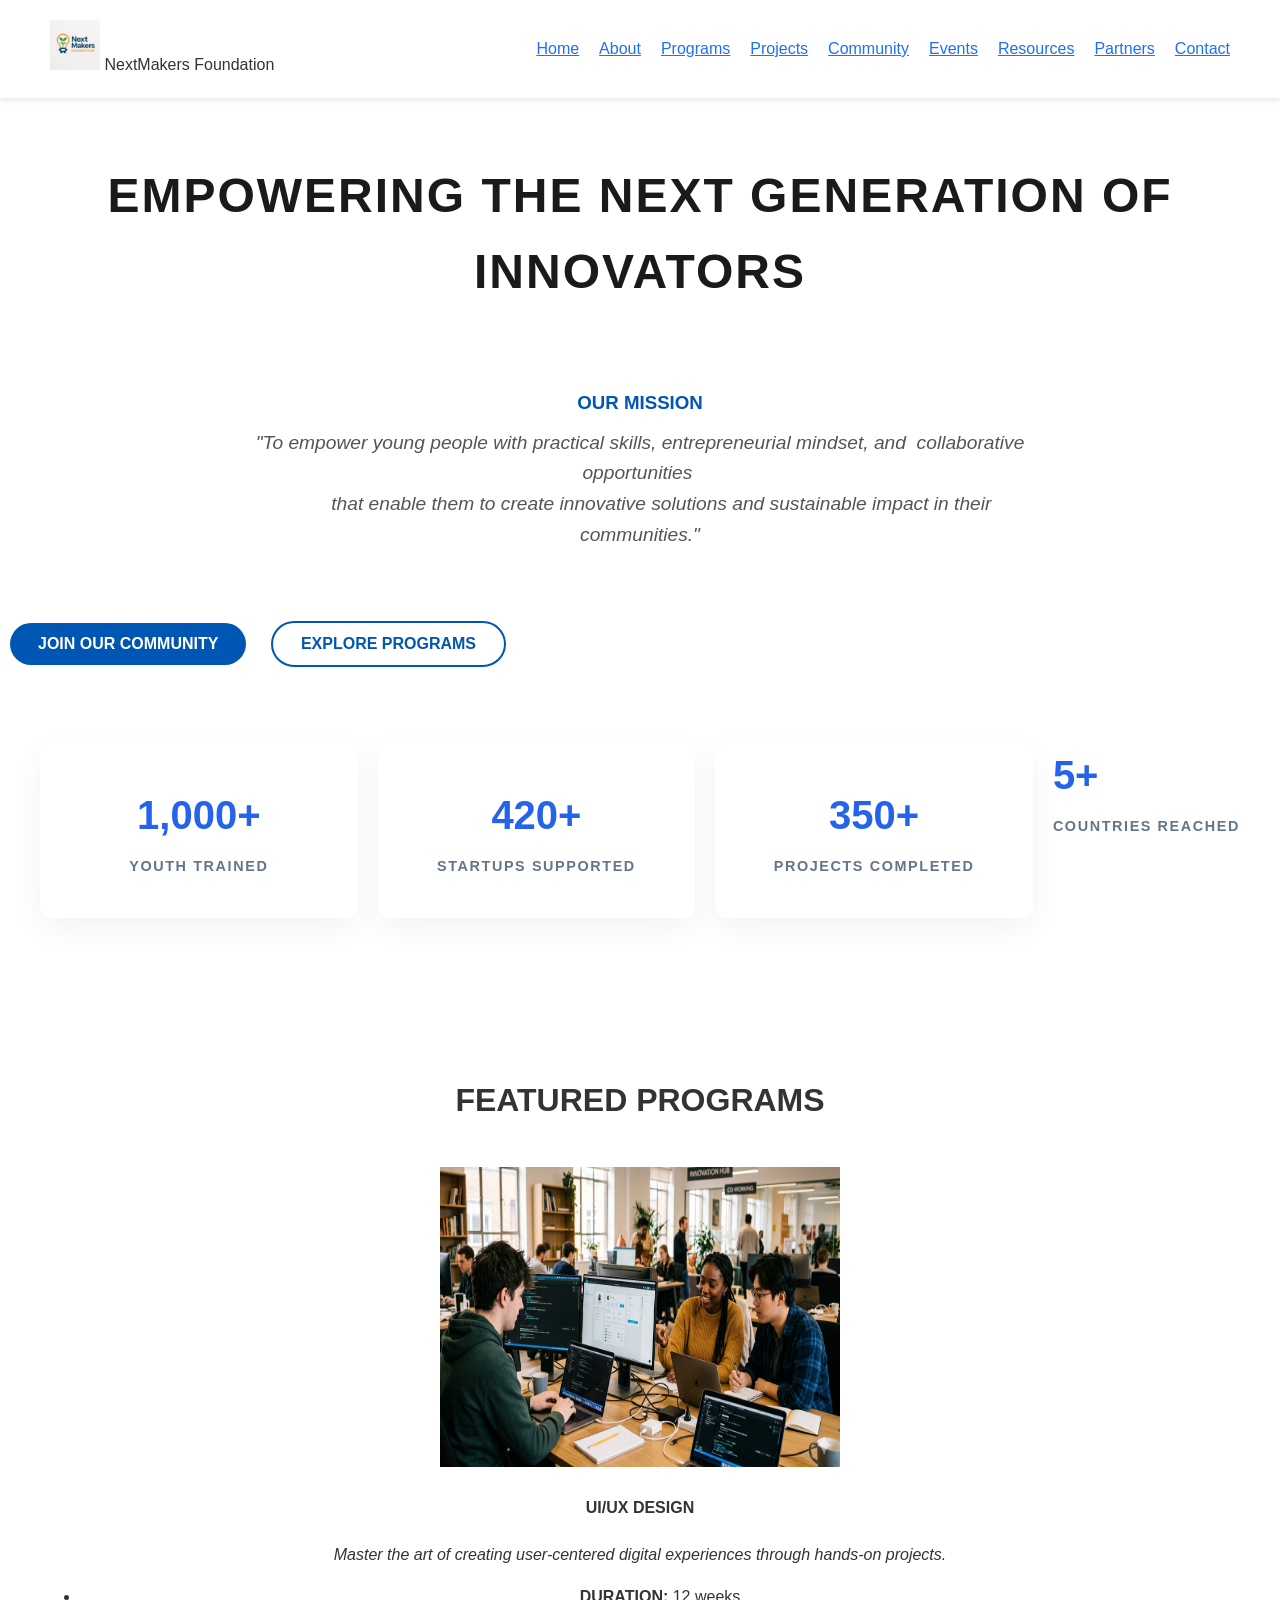
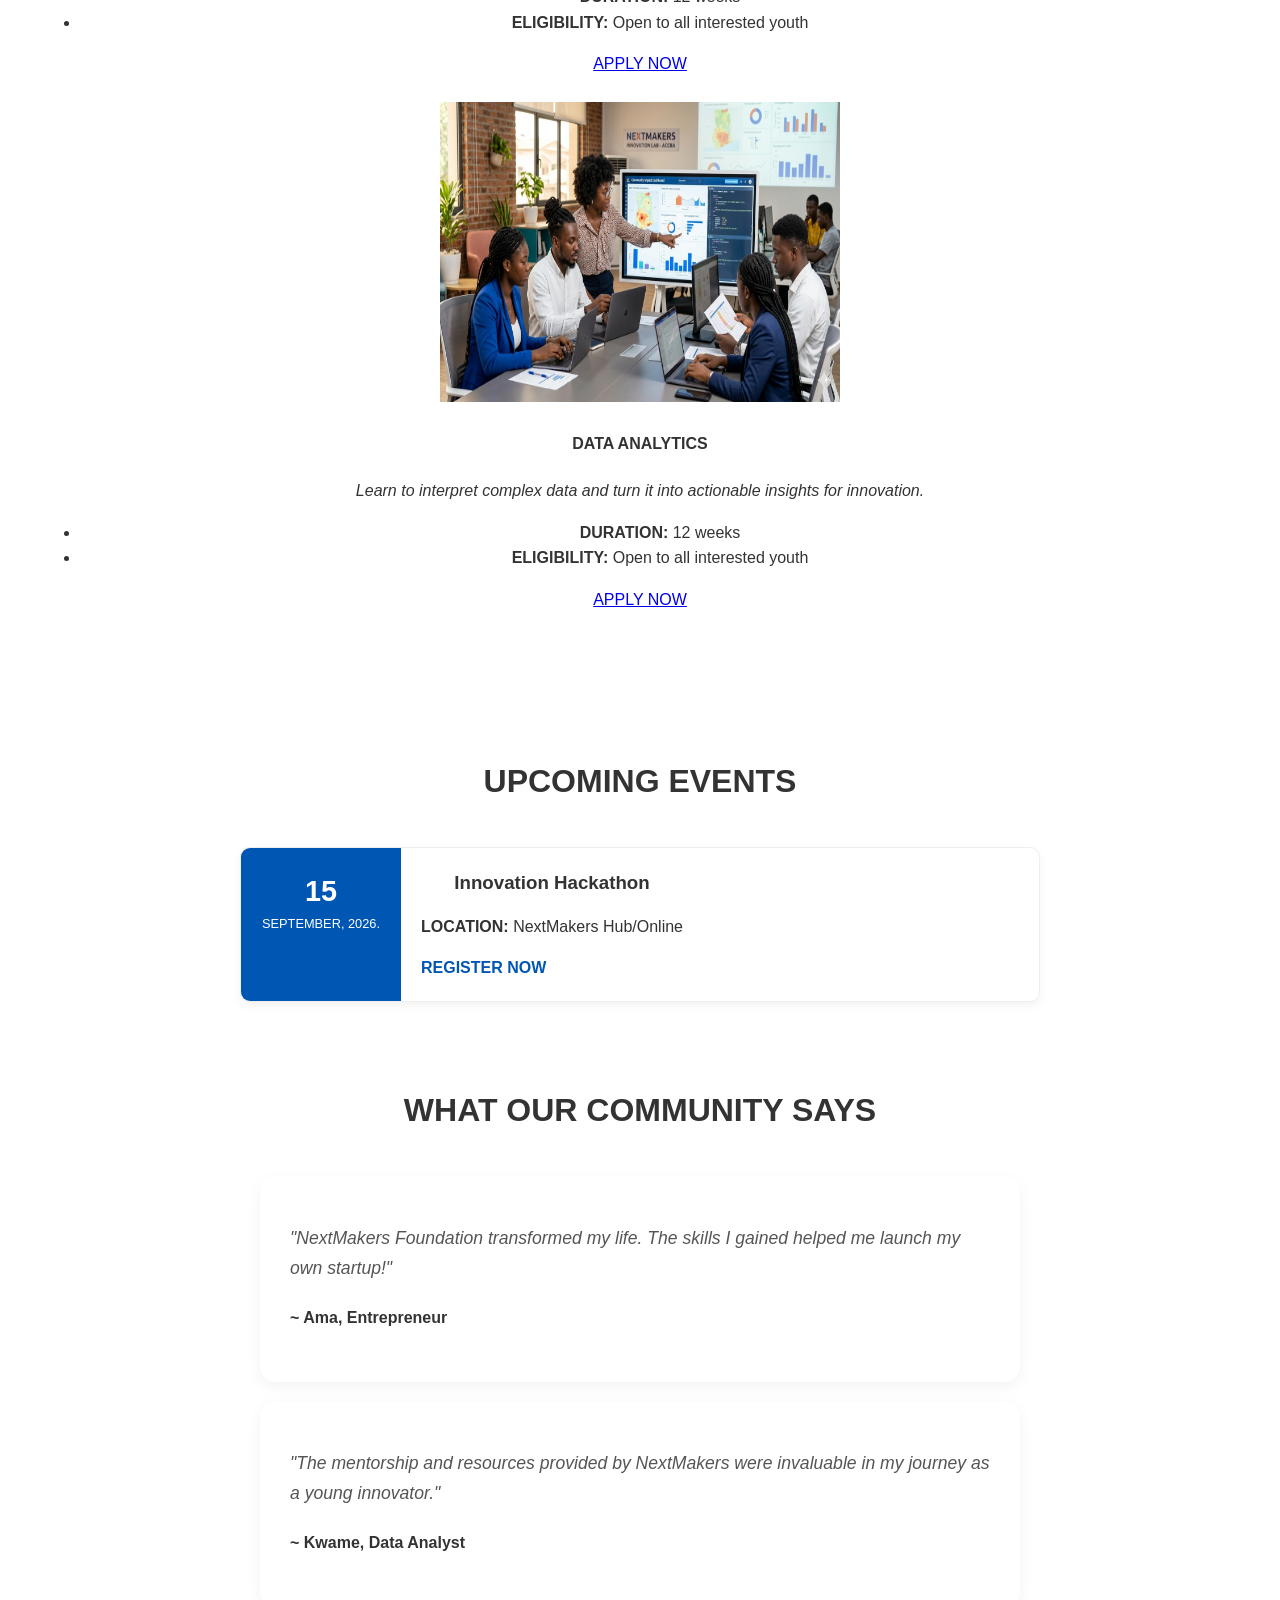
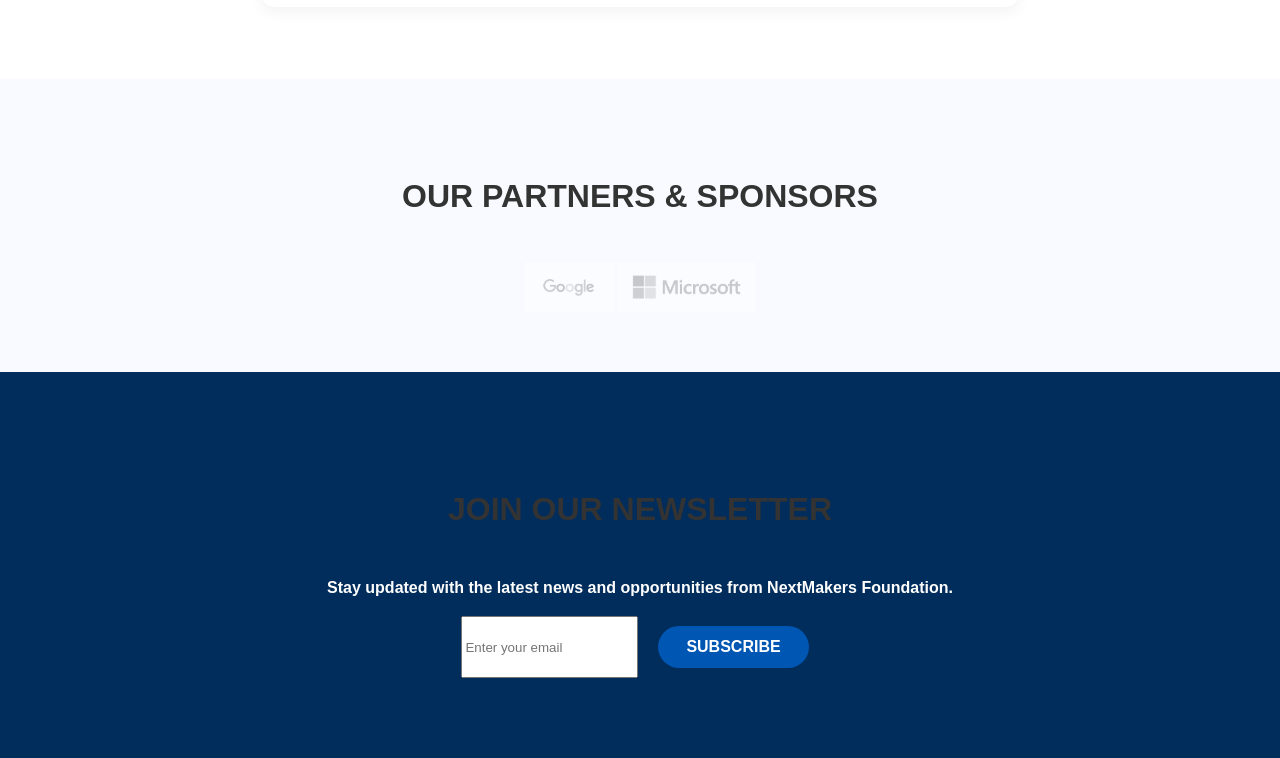
<file: index.html>
<!DOCTYPE html>
<html>
    <head>
        <meta charset="UTF-8">
        <meta name="description" content="Innovation hub for youth empowerment and entrepreneurship">
        <meta name="author" content="Joseph Appiah Karikari">
        <title>NextMakers Foundation | Empowering Youth Innovation</title>
        <link rel="stylesheet" href="style.css">
    </head>
    <body>
        <nav class="navbar">
            <div class="logo">
                <img src="logo.jpg" width="50">
                NextMakers Foundation</div>
            <ul class="class-links">
                <li><a href="home.html">Home</a></li>
                <li><a href="about.html">About</a></li>
                <li><a href="programs.html">Programs</a></li>
                <li><a href="projects.html">Projects</a></li>
                <li><a href="community.html">Community</a></li>
                <li><a href="events.html">Events</a></li>
                <li><a href="resources.html">Resources</a></li>
                <li><a href="partners.html">Partners</a></li>
                <li><a href="contact.html">Contact</a></li>
            </ul>
        </nav>
        
        <h1>EMPOWERING THE NEXT GENERATION OF INNOVATORS</h1>
        <br>
        <h3>OUR MISSION</h3>
        <pre><em>"To empower young people with practical skills, entrepreneurial mindset, and  collaborative opportunities 
        that enable them to create innovative solutions and sustainable impact in their communities."
        </em></pre>
        <button>JOIN OUR COMMUNITY</button>
        <button>EXPLORE PROGRAMS</button>
        <br>
        <br>
        <section class="impact-stats">
            <div class="stat-card">
                <h2 class="stat-number">1,000+</h2>
                <p class="stat-label">YOUTH TRAINED</p>
            </div>
            <div class="stat-card">
                <h2 class="stat-number">420+</h2>
                <p class="stat-label">STARTUPS SUPPORTED</p>
            </div>
            <div class="stat-card">
                <h2 class="stat-number">350+</h2>
                <p class="stat-label">PROJECTS COMPLETED</p>
            </div>
            <div class="impact-stat">
                <h2 class="stat-number">5+</h2>
                <p class="stat-label">COUNTRIES REACHED</p>
            </div>
        </section>
        <section class="programs-section"><br>
            <h3 class="section-title">FEATURED PROGRAMS</h3>
            <img src="uiux.png" alt="UI/UX Design Program" width ="400" height="300"><br>
            <h4>UI/UX DESIGN</h4>
            <p><em>Master the art of creating user-centered digital experiences through hands-on projects.
            </em></p>
            <ul>
                <li><strong>DURATION:</strong> 12 weeks</li>
                <li><strong>ELIGIBILITY:</strong> Open to all interested youth</li>
            </ul>
            <a href="mailto:nextmakersfoundation@gmail.com">APPLY NOW</a><br><br>
            <img src="analyst.png" alt="DATA ANALYTICS PROGRAM" width ="400" height="300"><br>
            <h4>DATA ANALYTICS</h4>
            <p><em>Learn to interpret complex data and turn it into actionable insights for innovation.
            </em></p>
            <ul>
                <li><strong>DURATION:</strong> 12 weeks</li>
                <li><strong>ELIGIBILITY:</strong> Open to all interested youth</li>
            </ul>
            <a href="mailto:nextmakersfoundation@gmail.com">APPLY NOW</a>
             </section>
            <br><br>
            <section class="event-section">
                <h3 class="section-title">UPCOMING EVENTS</h3>
                <div class="events-container">
                    <div class="event-card">
                        <div class="event-date">
                            <span class="event-day">15</span>
                            <span class="event-month">SEPTEMBER, 2026.</span>
                        </div>
                        <div class="event-info">
                            <h3>Innovation Hackathon</h3>
                            <p><strong>LOCATION:</strong> NextMakers Hub/Online</p>
                            <a href="mailto:nextmakersfoundation@gmail.com">REGISTER NOW</a>
                        </div>
                    </div>
                </div> 
        </section><br><br>
            <h3 class="section-title">WHAT OUR COMMUNITY SAYS</h3>
            <div class="testimonial-card">
                <p><em>"NextMakers Foundation transformed my life. The skills I gained helped me launch my own startup!"</em></p>
                <h4>~ Ama, Entrepreneur</h4>
            </div>
            <div class="testimonial-card">
                <p><em>"The mentorship and resources provided by NextMakers were invaluable in my journey as a young innovator."</em></p>
                <h4><strong><strong>~ Kwame, Data Analyst</strong></h4>
            </div><br><br>
            <section class="partners-section">
                <h3 class="section-title">OUR PARTNERS & SPONSORS</h3>
                <div class=logo-grid>
                    <img src="google.webp" alt="Google Logo" width="150" height="100">
                    <img src="microsoft.png" alt="Microsoft Logo" width="150" height="100">
                </div>
            </section>
            <section class="newsletter-section">
                <div class="newsletter content">
                    <h3 class="section-title">JOIN OUR NEWSLETTER</h3>
                    <p>Stay updated with the latest news and opportunities from NextMakers Foundation.</p>
                    <form>
                        <input type="email" placeholder="Enter your email" required>
                        <button type="submit">SUBSCRIBE</button>
                    </form>
                </div>
            </section-class>
    </body>
</html>
</file>
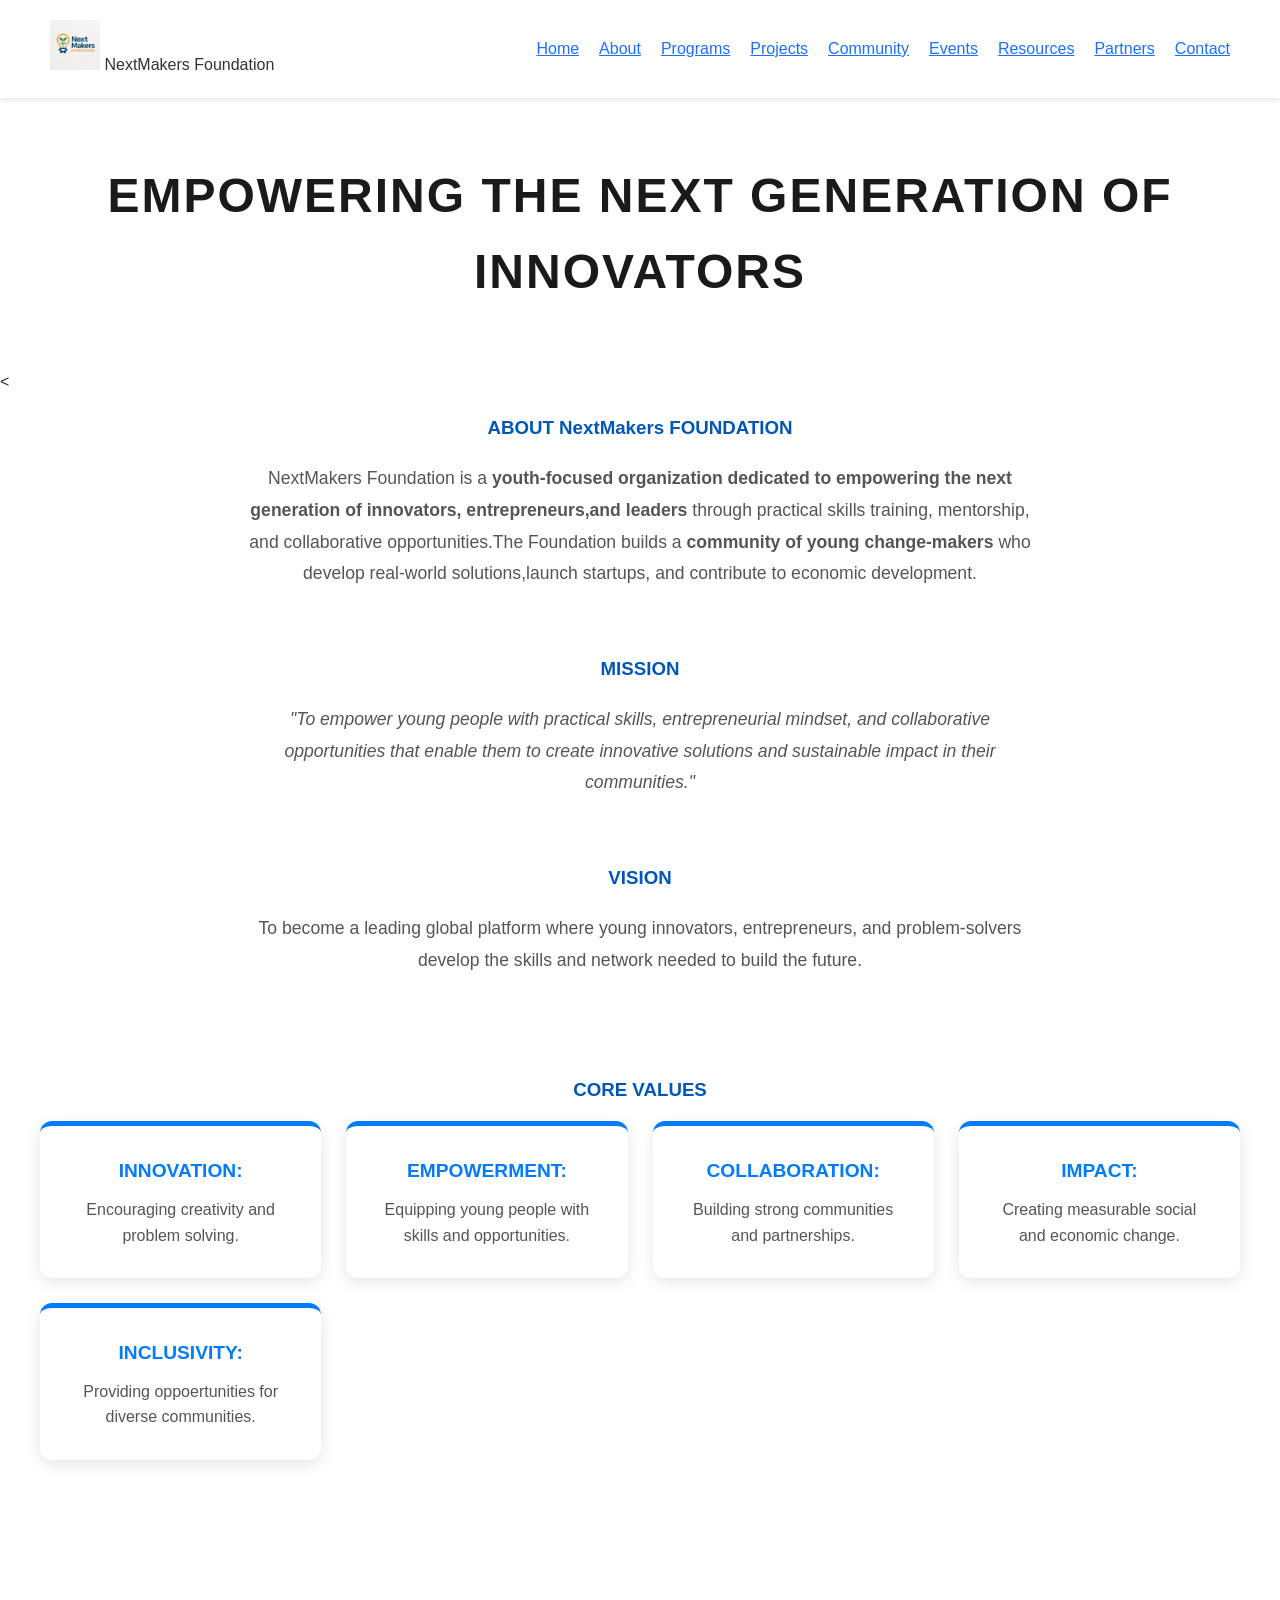
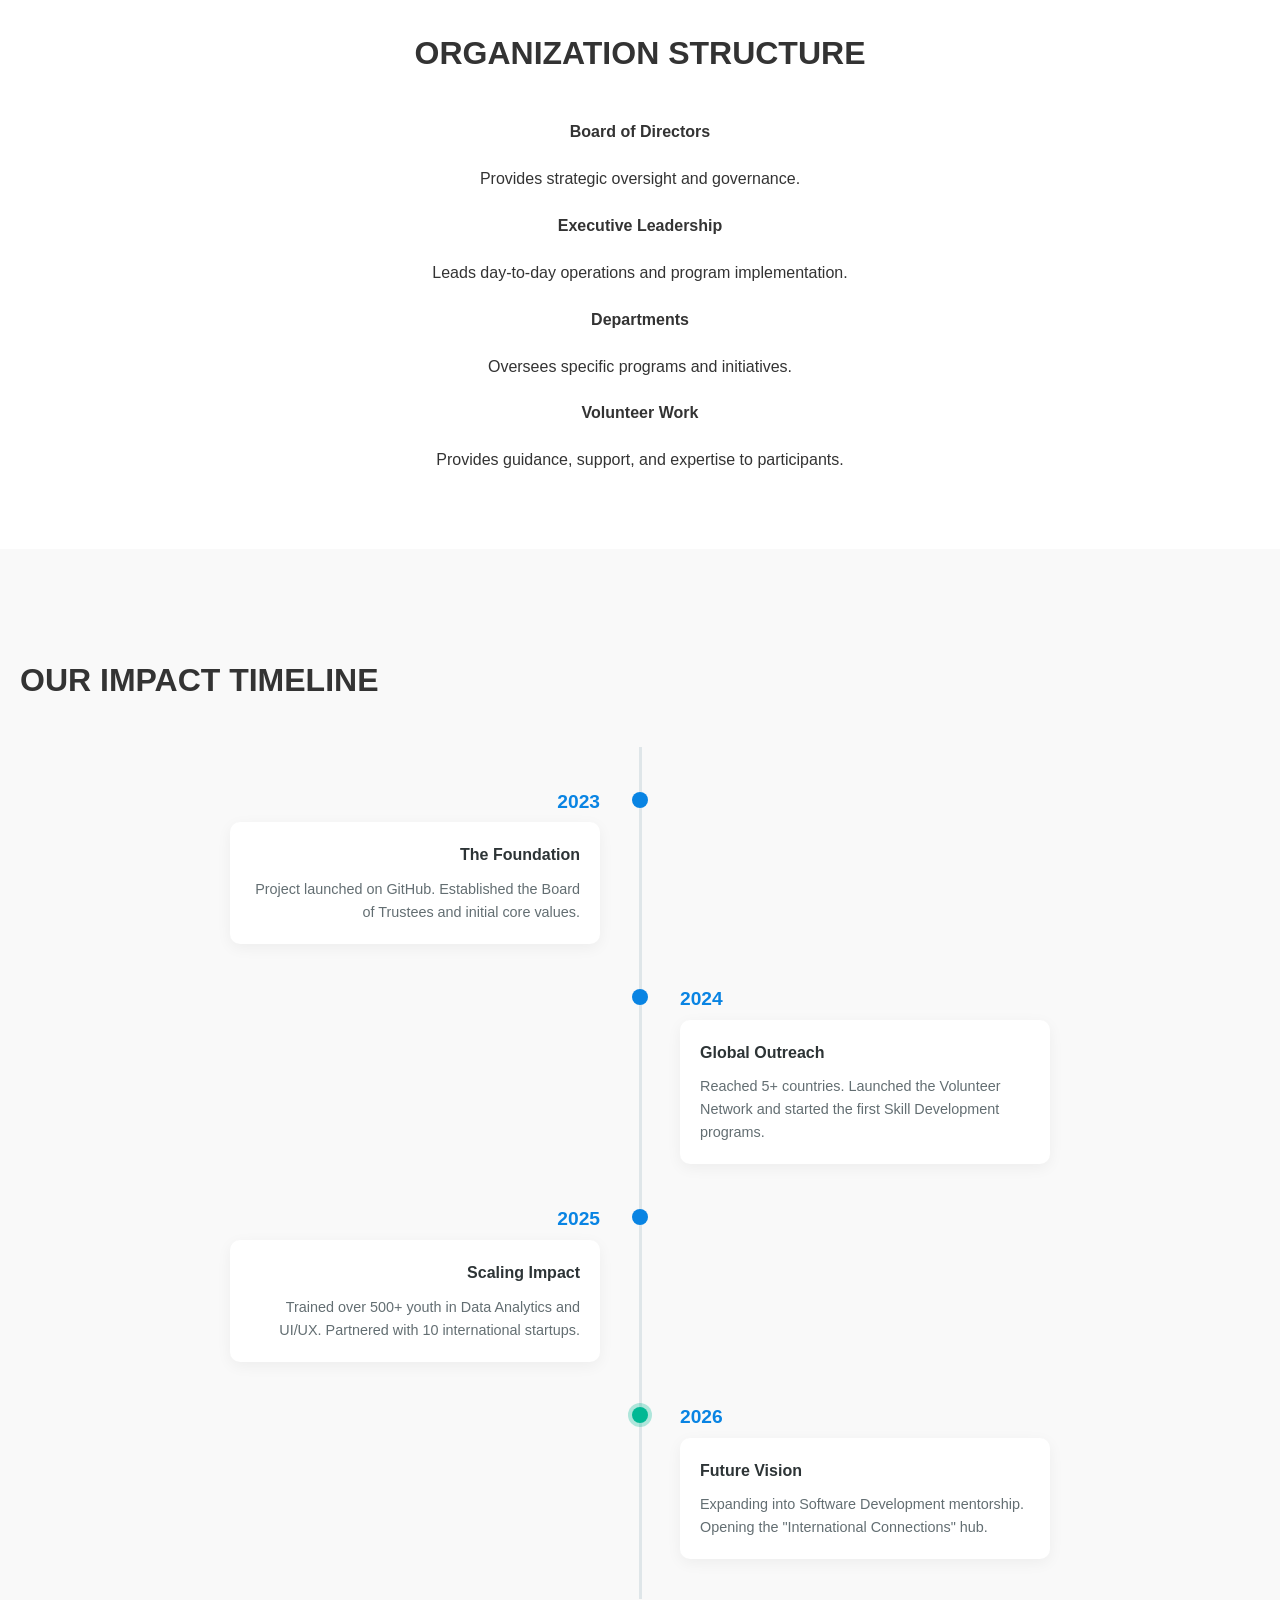
<file: about.html>
<!DOCTYPE html>
<html>
    <head>
        <meta charset="UTF-8">
        <meta name="description" content="Innovation hub for youth empowerment and entrepreneurship">
        <meta name="author" content="Joseph Appiah Karikari">
        <title>NextMakers Foundation | Empowering Youth Innovation</title>
        <link rel="stylesheet" href="style.css">
    </head>
    <body>
        <nav class="navbar">
            <div class="logo">
                <img src="logo.jpg" width="50">
                NextMakers Foundation</div>
            <ul class="class-links">
                <li><a href="home.html">Home</a></li>
                <li><a href="about.html">About</a></li>
                <li><a href="programs.html">Programs</a></li>
                <li><a href="projects.html">Projects</a></li>
                <li><a href="community.html">Community</a></li>
                <li><a href="events.html">Events</a></li>
                <li><a href="resources.html">Resources</a></li>
                <li><a href="partners.html">Partners</a></li>
                <li><a href="contact.html">Contact</a></li>
            </ul>
        </nav>
         <h1>EMPOWERING THE NEXT GENERATION OF INNOVATORS</h1>
        <br> 
        <
        <h3>ABOUT NextMakers FOUNDATION</h3>
        <p class="about-text">
            NextMakers Foundation is a <strong>youth-focused organization dedicated to empowering the next generation of innovators, entrepreneurs,and leaders</strong> through practical skills training, mentorship, and collaborative opportunities.The Foundation builds a <strong>community of young change-makers</strong> who develop real-world solutions,launch startups, and contribute to economic development.
        </p>
        <br>
        <h3>MISSION</h3>
        <p class="mission-text"><em>"To empower young people with practical skills, entrepreneurial mindset, and  collaborative opportunities 
        that enable them to create innovative solutions and sustainable impact in their communities."
        </em></p>
        <br>
        <h3>VISION</h3>
        <p class="about-text">
            To become a leading global platform where young innovators, entrepreneurs, and problem-solvers develop the skills and network needed to build the future.
        </p>
        <section class="core-values">
            <h3>CORE VALUES</h3>
            <ul class="values-list">
                <li><strong>Innovation:</strong>Encouraging creativity and problem solving.</li>
                <li><strong>Empowerment:</strong>Equipping young people with skills and opportunities. </li>
                <li><strong>Collaboration:</strong>Building strong communities and partnerships. </li>
                <li><strong>Impact:</strong>Creating measurable social and economic change.</li>
                <li><strong>Inclusivity:</strong>Providing oppoertunities for diverse communities. </li>
            </ul>
        </section>
        <section class="org-structure">
                <h3 class="section-title">ORGANIZATION STRUCTURE</h3>
                
                        <h4>Board of Directors</h4>
                        <p>Provides strategic oversight and governance.</p>
                        <h4>Executive Leadership</h4>
                        <p>Leads day-to-day operations and program implementation.</p>
                        <h4>Departments</h4>
                        <p>Oversees specific programs and initiatives.</p>
                        <h4>Volunteer Work</h4>
                        <p>Provides guidance, support, and expertise to participants.</p>
        </section>
        <section class="impact-timeline">
    <h2 class="section-title">Our Impact Timeline</h2>
    <div class="timeline-container">
        
        <div class="timeline-item">
            <div class="timeline-dot"></div>
            <div class="timeline-date">2023</div>
            <div class="timeline-content">
                <h4>The Foundation</h4>
                <p>Project launched on GitHub. Established the Board of Trustees and initial core values.</p>
            </div>
        </div>

        <div class="timeline-item">
            <div class="timeline-dot"></div>
            <div class="timeline-date">2024</div>
            <div class="timeline-content">
                <h4>Global Outreach</h4>
                <p>Reached 5+ countries. Launched the Volunteer Network and started the first Skill Development programs.</p>
            </div>
        </div>

        <div class="timeline-item">
            <div class="timeline-dot"></div>
            <div class="timeline-date">2025</div>
            <div class="timeline-content">
                <h4>Scaling Impact</h4>
                <p>Trained over 500+ youth in Data Analytics and UI/UX. Partnered with 10 international startups.</p>
            </div>
        </div>

        <div class="timeline-item current">
            <div class="timeline-dot"></div>
            <div class="timeline-date">2026</div>
            <div class="timeline-content">
                <h4>Future Vision</h4>
                <p>Expanding into Software Development mentorship. Opening the "International Connections" hub.</p>
            </div>
        </div>

    </div>
</section>
</file>
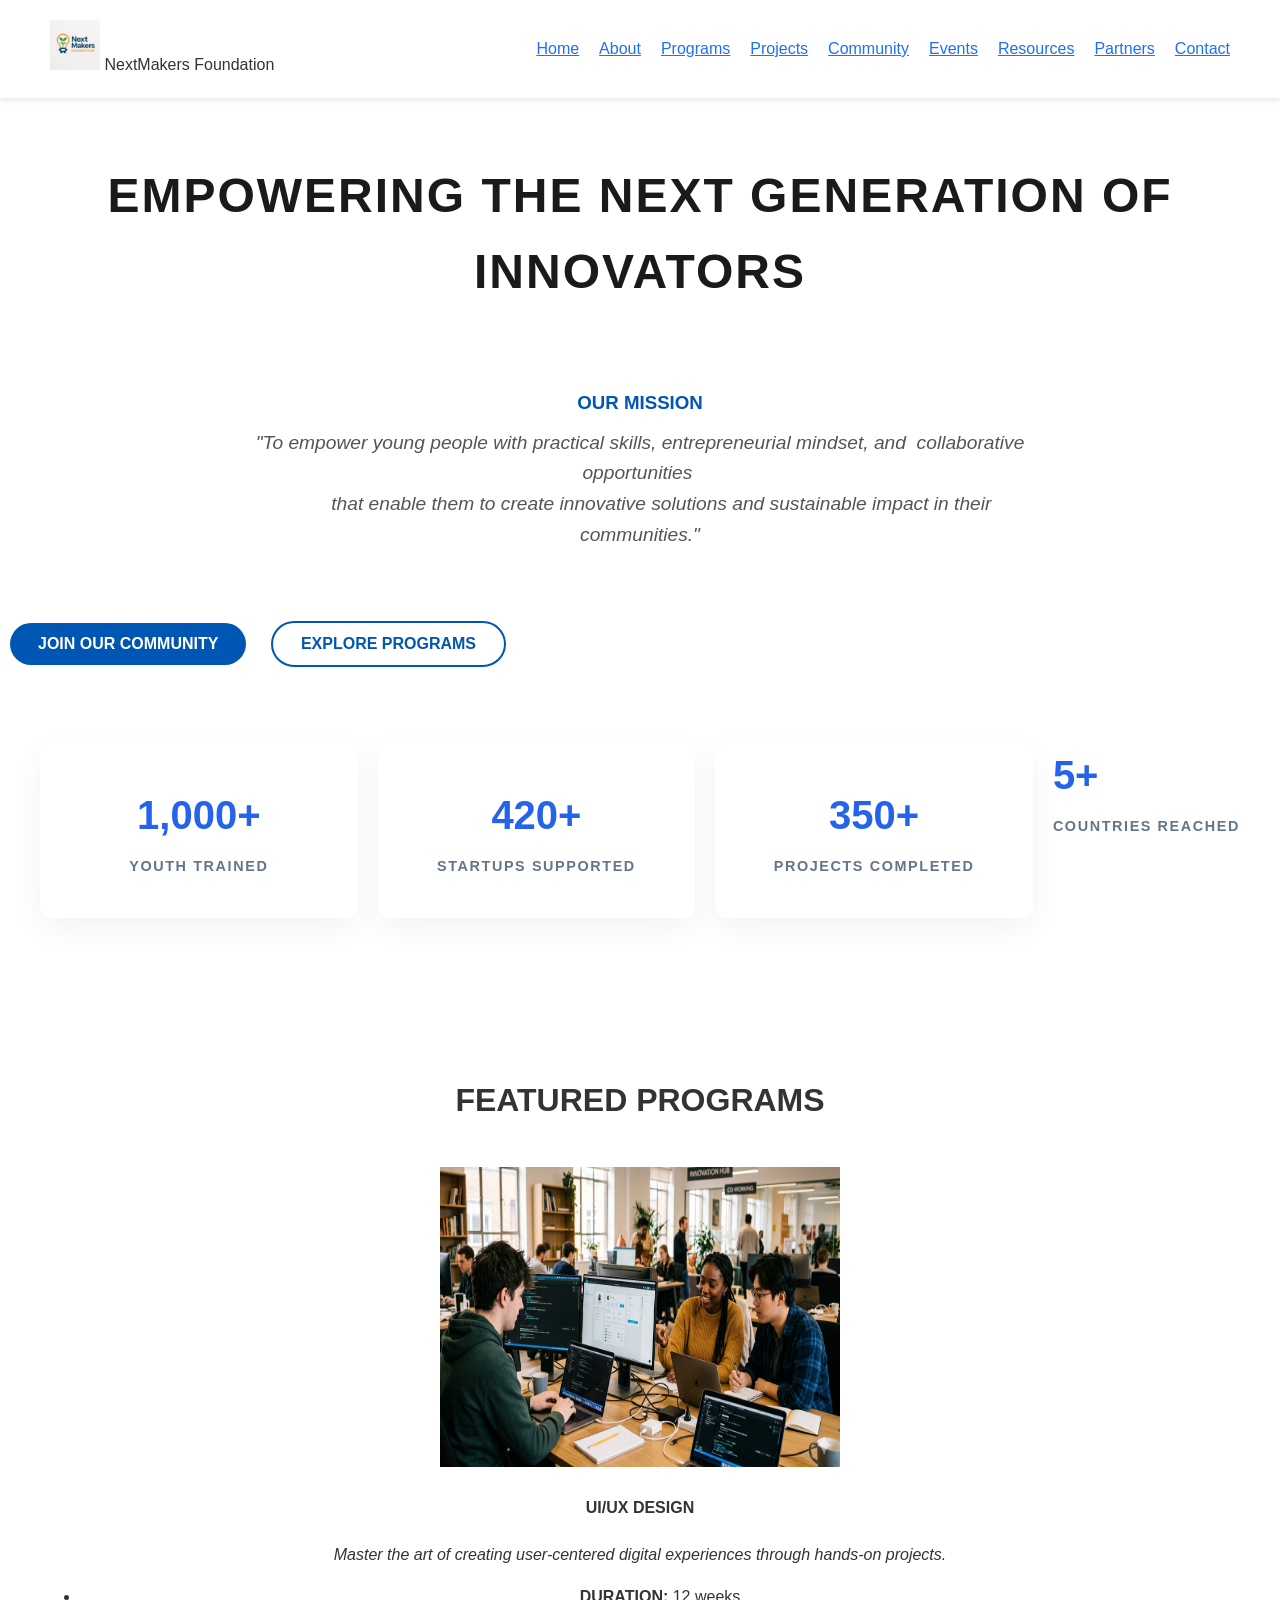
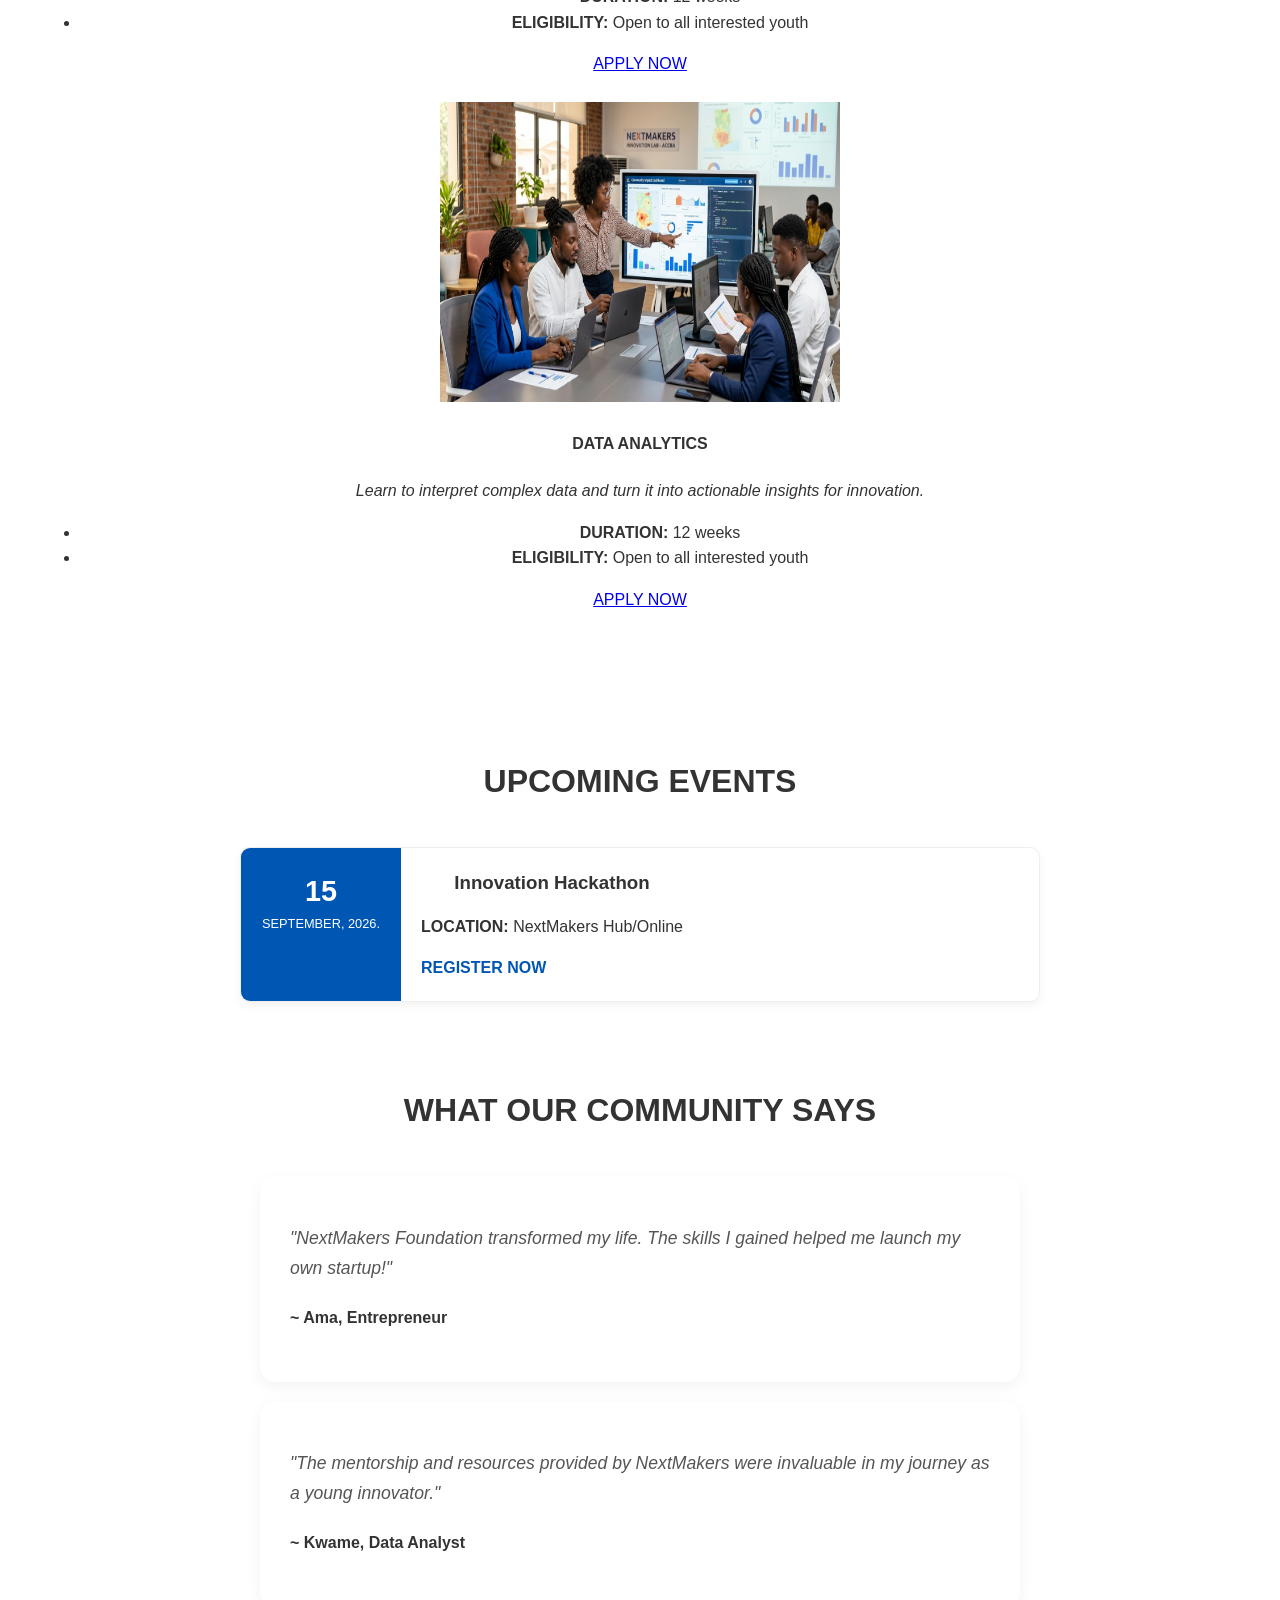
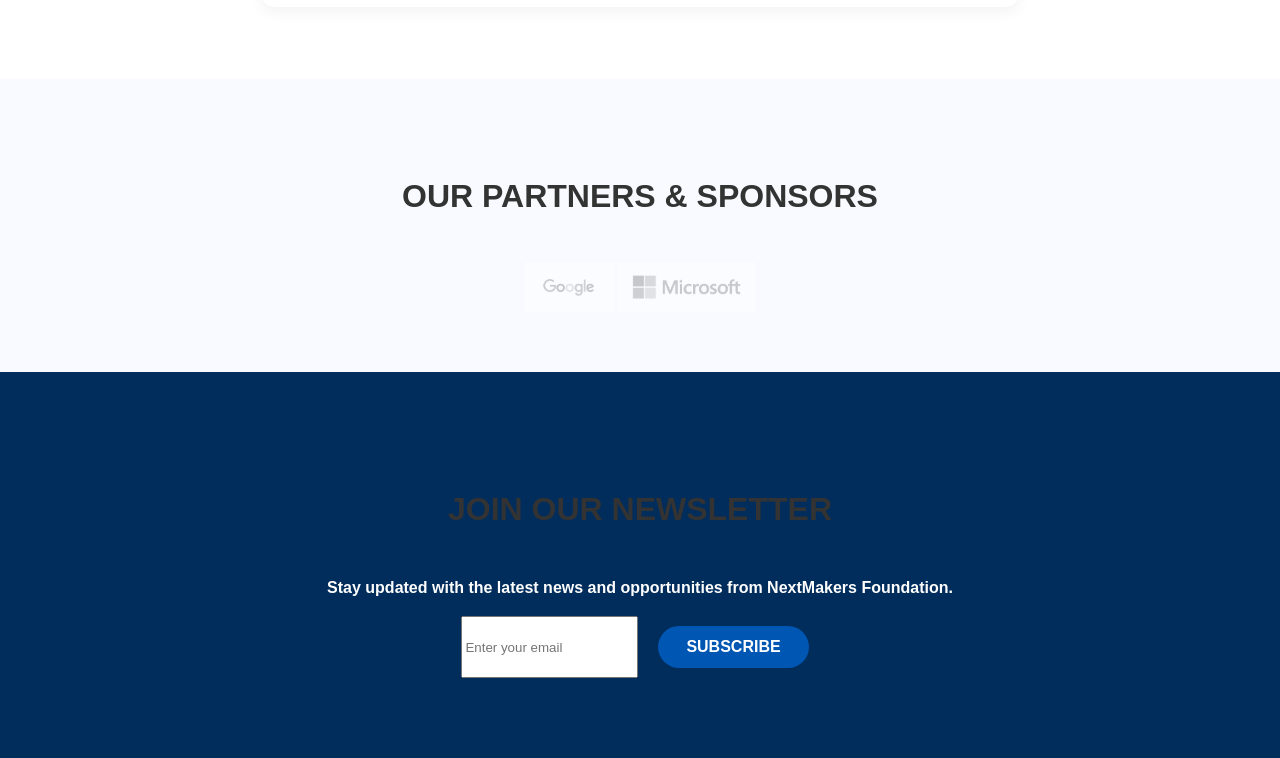
<file: home.html>
<!DOCTYPE html>
<html>
    <head>
        <meta charset="UTF-8">
        <meta name="description" content="Innovation hub for youth empowerment and entrepreneurship">
        <meta name="author" content="Joseph Appiah Karikari">
        <title>NextMakers Foundation | Empowering Youth Innovation</title>
        <link rel="stylesheet" href="style.css">
    </head>
    <body>
        <nav class="navbar">
            <div class="logo">
                <img src="logo.jpg" width="50">
                NextMakers Foundation</div>
            <ul class="class-links">
                <li><a href="home.html">Home</a></li>
                <li><a href="about.html">About</a></li>
                <li><a href="programs.html">Programs</a></li>
                <li><a href="projects.html">Projects</a></li>
                <li><a href="community.html">Community</a></li>
                <li><a href="events.html">Events</a></li>
                <li><a href="resources.html">Resources</a></li>
                <li><a href="partners.html">Partners</a></li>
                <li><a href="contact.html">Contact</a></li>
            </ul>
        </nav>
        
        <h1>EMPOWERING THE NEXT GENERATION OF INNOVATORS</h1>
        <br>
        <h3>OUR MISSION</h3>
        <pre><em>"To empower young people with practical skills, entrepreneurial mindset, and  collaborative opportunities 
        that enable them to create innovative solutions and sustainable impact in their communities."
        </em></pre>
        <button>JOIN OUR COMMUNITY</button>
        <button>EXPLORE PROGRAMS</button>
        <br>
        <br>
        <section class="impact-stats">
            <div class="stat-card">
                <h2 class="stat-number">1,000+</h2>
                <p class="stat-label">YOUTH TRAINED</p>
            </div>
            <div class="stat-card">
                <h2 class="stat-number">420+</h2>
                <p class="stat-label">STARTUPS SUPPORTED</p>
            </div>
            <div class="stat-card">
                <h2 class="stat-number">350+</h2>
                <p class="stat-label">PROJECTS COMPLETED</p>
            </div>
            <div class="impact-stat">
                <h2 class="stat-number">5+</h2>
                <p class="stat-label">COUNTRIES REACHED</p>
            </div>
        </section>
        <section class="programs-section"><br>
            <h3 class="section-title">FEATURED PROGRAMS</h3>
            <img src="uiux.png" alt="UI/UX Design Program" width ="400" height="300"><br>
            <h4>UI/UX DESIGN</h4>
            <p><em>Master the art of creating user-centered digital experiences through hands-on projects.
            </em></p>
            <ul>
                <li><strong>DURATION:</strong> 12 weeks</li>
                <li><strong>ELIGIBILITY:</strong> Open to all interested youth</li>
            </ul>
            <a href="mailto:nextmakersfoundation@gmail.com">APPLY NOW</a><br><br>
            <img src="analyst.png" alt="DATA ANALYTICS PROGRAM" width ="400" height="300"><br>
            <h4>DATA ANALYTICS</h4>
            <p><em>Learn to interpret complex data and turn it into actionable insights for innovation.
            </em></p>
            <ul>
                <li><strong>DURATION:</strong> 12 weeks</li>
                <li><strong>ELIGIBILITY:</strong> Open to all interested youth</li>
            </ul>
            <a href="mailto:nextmakersfoundation@gmail.com">APPLY NOW</a>
             </section>
            <br><br>
            <section class="event-section">
                <h3 class="section-title">UPCOMING EVENTS</h3>
                <div class="events-container">
                    <div class="event-card">
                        <div class="event-date">
                            <span class="event-day">15</span>
                            <span class="event-month">SEPTEMBER, 2026.</span>
                        </div>
                        <div class="event-info">
                            <h3>Innovation Hackathon</h3>
                            <p><strong>LOCATION:</strong> NextMakers Hub/Online</p>
                            <a href="mailto:nextmakersfoundation@gmail.com">REGISTER NOW</a>
                        </div>
                    </div>
                </div> 
        </section><br><br>
            <h3 class="section-title">WHAT OUR COMMUNITY SAYS</h3>
            <div class="testimonial-card">
                <p><em>"NextMakers Foundation transformed my life. The skills I gained helped me launch my own startup!"</em></p>
                <h4>~ Ama, Entrepreneur</h4>
            </div>
            <div class="testimonial-card">
                <p><em>"The mentorship and resources provided by NextMakers were invaluable in my journey as a young innovator."</em></p>
                <h4><strong><strong>~ Kwame, Data Analyst</strong></h4>
            </div><br><br>
            <section class="partners-section">
                <h3 class="section-title">OUR PARTNERS & SPONSORS</h3>
                <div class=logo-grid>
                    <img src="google.webp" alt="Google Logo" width="150" height="100">
                    <img src="microsoft.png" alt="Microsoft Logo" width="150" height="100">
                </div>
            </section>
            <section class="newsletter-section">
                <div class="newsletter content">
                    <h3 class="section-title">JOIN OUR NEWSLETTER</h3>
                    <p>Stay updated with the latest news and opportunities from NextMakers Foundation.</p>
                    <form>
                        <input type="email" placeholder="Enter your email" required>
                        <button type="submit">SUBSCRIBE</button>
                    </form>
                </div>
            </section-class>
    </body>
</html>
</file>
<file: style.css>
.navbar{
    display: flex;
    justify-content: space-between;
    align-items: center;
    background-color: #ffffff;
    padding: 20px 50px;
    box-shadow: 0 2px 5px rgba(0, 0, 0, 0.1);
}
.class-links{
    display: flex;
    list-style: none;
    gap: 20px;
    margin:0;
}
.class-links a{
    text decoration: none;
    color: #1e6ffb;
    font-family: 'Poppins', sans-serif;
    font-weight: 500;
}
.class-links a:hover{
    color: #2ECC71;
}
.impact-stats{
    display:flex;
    justify-content: space-between;
    align-items: stretch;
    gap: 20px;
    max-width: 1200px;
    margin: 40px auto;
    padding: 0 20px;
}
.stat-card{
background-color: #ffffff;
padding: 2.5rem;
border-radius: 12px;
box-shadow: 0 10px 30px rgba(0, 0, 0, 0.05);
text-align: center;
min-width: 200px;
flex:1;
max-width: 300px;
transition: 0.3s ease;
}
.stat-card:hover{
    transform: translateY(-10px);
}
.stat-number{
font-size: 2.5rem;
font-weight: 800;
color:#2563eb;
margin: 0 0 0.5rem 0;
font-family: sans-serif;
}
.stat-label{
    font-size:0.9rem;
    font-weight: 600;
    color:#64748b;
    margin: 0;
    text-transform:uppercase;
    letter-spacing: 0.1rem;
}
@media(max-width:600px){
    .impact-stats{
        flex-direction: column;
        align-items: center;
    }
    .stat-card{
        width: 100%;
    }
}
body{
    font-family: 'Segoe UI', Tahoma, Geneva, Verdana, sans-serif;
    line-height: 1.6;
    margin: 0;
    color: #333;
}
h1{
    font-size: 3rem;
    text-align: center;
    margin-top: 60px;
    color: #1a1a1a;
    text-transform: uppercase;
    letter-spacing: 2px;
}
h3{
    text-align: center;
    color:#0056b3;
    margin-bottom: 10px;
}
pre{
    white-space: pre-wrap;
    text-align: center;
    font-family: inherit;
    max-width: 800px;
    margin: 0 auto 30px auto;
    font-size:1.2rem;
    color:#555;
    padding: 0 20px;
}
button{
    display: inline-block;
    margin: 10px;
    padding: 12px 28px;
    font-size: 1rem;
    font-weight: bold;
    border: none;
    border-radius: 50px;
    cursor: pointer;
    transition: all 0.3s ease;
}
button:nth-of-type(1){
    background-color: #0056b3;
    color:white;
}
button:nth-of-type(2){
    background-color: transparent;
    border: 2px solid #0056b3;
    color: #0056b3;
}
button:hover{
    transform: translateY(-3px);
    box-shadow: 0 5px 15px rgba(0, 0, 0, 0.1);
    filter: brightness(1.1);
}
.button-container{
    display: flex;
    justify-content: center;
    gap: 20px;
    margin: 40px 0;
    width: 100%;
    align-items: center;
    border-sizing: border-box;
}
.mission-text{
    max-width: 800px;
    margin: 20px auto;
    text-align: center;
    line-height: 1.8;
    color: #555;
    padding: 0 20px;
    font-size: 1.1rem;
}
.programs-section{
    padding: 60px 20px;
    max-width: 1200px;
    margin: 0 auto;
    text-align: center;
}
.section-title{
    font-size: 2rem;
    color: #333;
    margin-bottom: 40px;
    text-transform: uppercase;
}
.programs-container{
    display:flex;
    flex-wrap: wrap;
    justify-content: center;
    gap: 20px;
}
.program-card{
    background: white;
    border-radius: 12px;
    box-shadow: 0 4px 15px rgba(0, 0, 0, 0.1);
    padding: 20px;
    width: 350px;
    display: flex;
    flex-direction: column;
    align-items: center;
    text-align: center;
}
.program-card img{
   width: 100%;
   height: 200px;
   border-radius: 8px;
   margin-bottom: 15px;
   object-fit: cover;
}
.program-card h4{
    margin: 10px 0;
    color: #0056b3;
}
.program-card ul{
    list-style: none;
    padding: 0;
    margin: 15px 0;
    text-align: left;
}
.apply-btn:hover{
    background-color:#218838
}
.events-container{
display: flex;
flex-direction: column;
gap: 20px;
max-width: 800px;
margin: 0 auto;
}
.event-card{
    display: flex;
    background: white;
    border-radius: 10px;
    overflow: hidden;
    box-shadow: 0 4px 10px rgba(0, 0, 0, 0.05);
    border: 1px solid #eee;
}
.event-date{
    background: #0056b3;
    color: white;
    padding: 20px;
    display: flex;
    flex-direction: column;
    jusify-content: center;
    align-items: center;
    min-width: 120px;
}
.event-day{
    font-size: 1.8rem;
    font-weight: bold;
}
.event-month{
    font-size: 0.8rem;
    text-transform: uppercase;
}
.event-info{ 
    padding: 20px;
    text-align: left;
}
.event-info h3{
    margin-top: 0;
    color: #333
}
.event-info a{
    color: #0056b3;
    font-weight: bold;
    text-decoration: none;
}
.testimonial-card{
    background-color: #ffffff;
    padding: 30px;
    margin: 20px auto;
    max-width: 700px;
    border-radius: 15px;
    box-shadow: 0 5px 15px rgba(0, 0, 0, 0.05);
    border-style: 6px solid #0056b3;
}
.testimonial-card p{
    font-size: 1.1rem;
    line-height: 1.7;
    color: #555;
    margin-bottom: 15px;
}
.testimonial-card h4{
    font-size: 1rem;
    color: #333;
    font-weight: bold;
}
.partners-section{
    padding: 60px 20px;
    background-color: #f8faff;
    text-align: center;
}
.logo-grid{
    width: auto;
    opacity: 0.6;
    filter: grayscale(0%);
    transition: 0.3s ease;
    max-height: 50px;
}
.logo-grid img{
    max-height: 50px;
    width: auto;
    filter:grayscale(100%);
    transition: 0.3s ease;
    opacity: 0.6;
}
.logo-grid img:hover{
    filter: grayscale(0%);
    opacity: 1;
    transform: translateY(-5px);
}
.newsletter-section{
    background-color: #002d5b;
    color: white;
    padding: 80px 20px;
    text-align: center;
}
.newsletter-content h3{
    color: white;
    margin-bottom: 10px;
}
.newsletter-content p{
    margin-bottom: 30px;
    opacity: 0.9;
}
.newsletter-section form{
    display: flex;
    justify-content: center;
    gap: 10px;
    max-width:500px;
    margin: 0 auto;
}
.newsletter-content input[type="email"]{
    padding: 15px 20px;
    border: none;
    border-radius: 50px;
    flex: 1;
    font-size: 1rem;
}
.newsletter-content button{
    padding: 15px 30px;
    border: none;
    border-radius: 50px;
    background-color: #28a728;
    color: white;
    font-size: 1rem;
    cursor: pointer;
    transition: 0.3s;
}
.newsletter-content button:hover{
    background-color: #218838;
}
@media(max-width:600px){
    .newsletter-section form{
        flex-direction: column;
    }
}
.about-text{
    max-width: 800px;
    margin: 20px auto;
    text-align: center;
    line-height: 1.8;
    color: #555;
    padding: 0 20px;
    font-size: 1.1rem;
}
.core-values{
    padding: 60px 20px;
    max-width: 1200px;
    margin: 0 auto;
    text-align: center;
    font-family: 'Segoe UI', Tahoma, Geneva, Verdana, sans-serif;
}
.core values h3{
    font-size: 2.5rem;
    color: #333;
    margin-bottom: 40px;
    text-transform: uppercase;
    letter-spacing: 2px;
}
.values-list{
    list-style: none;
    padding: 0;
    display: grid;
    grid-template-columns: repeat(auto-fit, minmax(280px, 1fr));
    gap: 25px;
}
.values-list li{
    background-color: #ffffff;
    padding: 30px;
    border-radius: 12px;
    box-shadow: 0 4px 15px rgba(0, 0, 0, 0.1);
    transition: transform 0.3s ease, box-shadow 0.3s ease;
    border-top: 5px solid #007bff;
}
.values-list li:hover{
    transform: translateY(-10px);
    box-shadow: 0 10px 30px rgba(0, 0, 0, 0.15);
}
.values-list li strong{
    display: block;
    font-size: 1.2rem;
    margin-bottom: 10px;
    color: #007bff;
    text-transform: uppercase;
}
.values-list li {
    font-size: 1rem;
    color: #555;
    line-height: 1.6;
}
.org-structure{
    padding: 60px 20px;
    max-width: 1200px;
    margin: 0 auto;
    text-align: center;
}
.impact-timeline {
    padding: 80px 20px;
    background-color: #f9f9f9;
}

.timeline-container {
    position: relative;
    max-width: 900px;
    margin: 0 auto;
    padding: 20px 0;
}

.timeline-container::after {
    content: '';
    position: absolute;
    width: 3px;
    background: #dfe6e9;
    top: 0;
    bottom: 0;
    left: 50%;
    margin-left: -1.5px;
}

.timeline-item {
    padding: 20px 40px;
    position: relative;
    width: 50%;
    box-sizing: border-box;
}

.timeline-item:nth-child(odd) { left: 0; text-align: right; }
.timeline-item:nth-child(even) { left: 50%; text-align: left; }


.timeline-dot {
    position: absolute;
    width: 16px;
    height: 16px;
    background: #0984e3;
    border-radius: 50%;
    top: 25px;
    z-index: 1;
}

.timeline-item:nth-child(odd) .timeline-dot { right: -8px; }
.timeline-item:nth-child(even) .timeline-dot { left: -8px; }


.current .timeline-dot {
    background: #00b894;
    box-shadow: 0 0 0 4px rgba(0, 184, 148, 0.3);
}

.timeline-date {
    font-weight: bold;
    color: #0984e3;
    font-size: 1.2rem;
    margin-bottom: 5px;
}

.timeline-content {
    background: #fff;
    padding: 20px;
    border-radius: 10px;
    box-shadow: 0 4px 15px rgba(0,0,0,0.05);
}

.timeline-content h4 { margin: 0 0 10px; color: #2d3436; }
.timeline-content p { font-size: 0.9rem; color: #636e72; margin: 0; }


@media (max-width: 768px) {
    .timeline-container::after { left: 31px; }
    .timeline-item { width: 100%; padding-left: 70px; padding-right: 20px; text-align: left !important; }
    .timeline-dot { left: 23px !important; }
}
</file>
